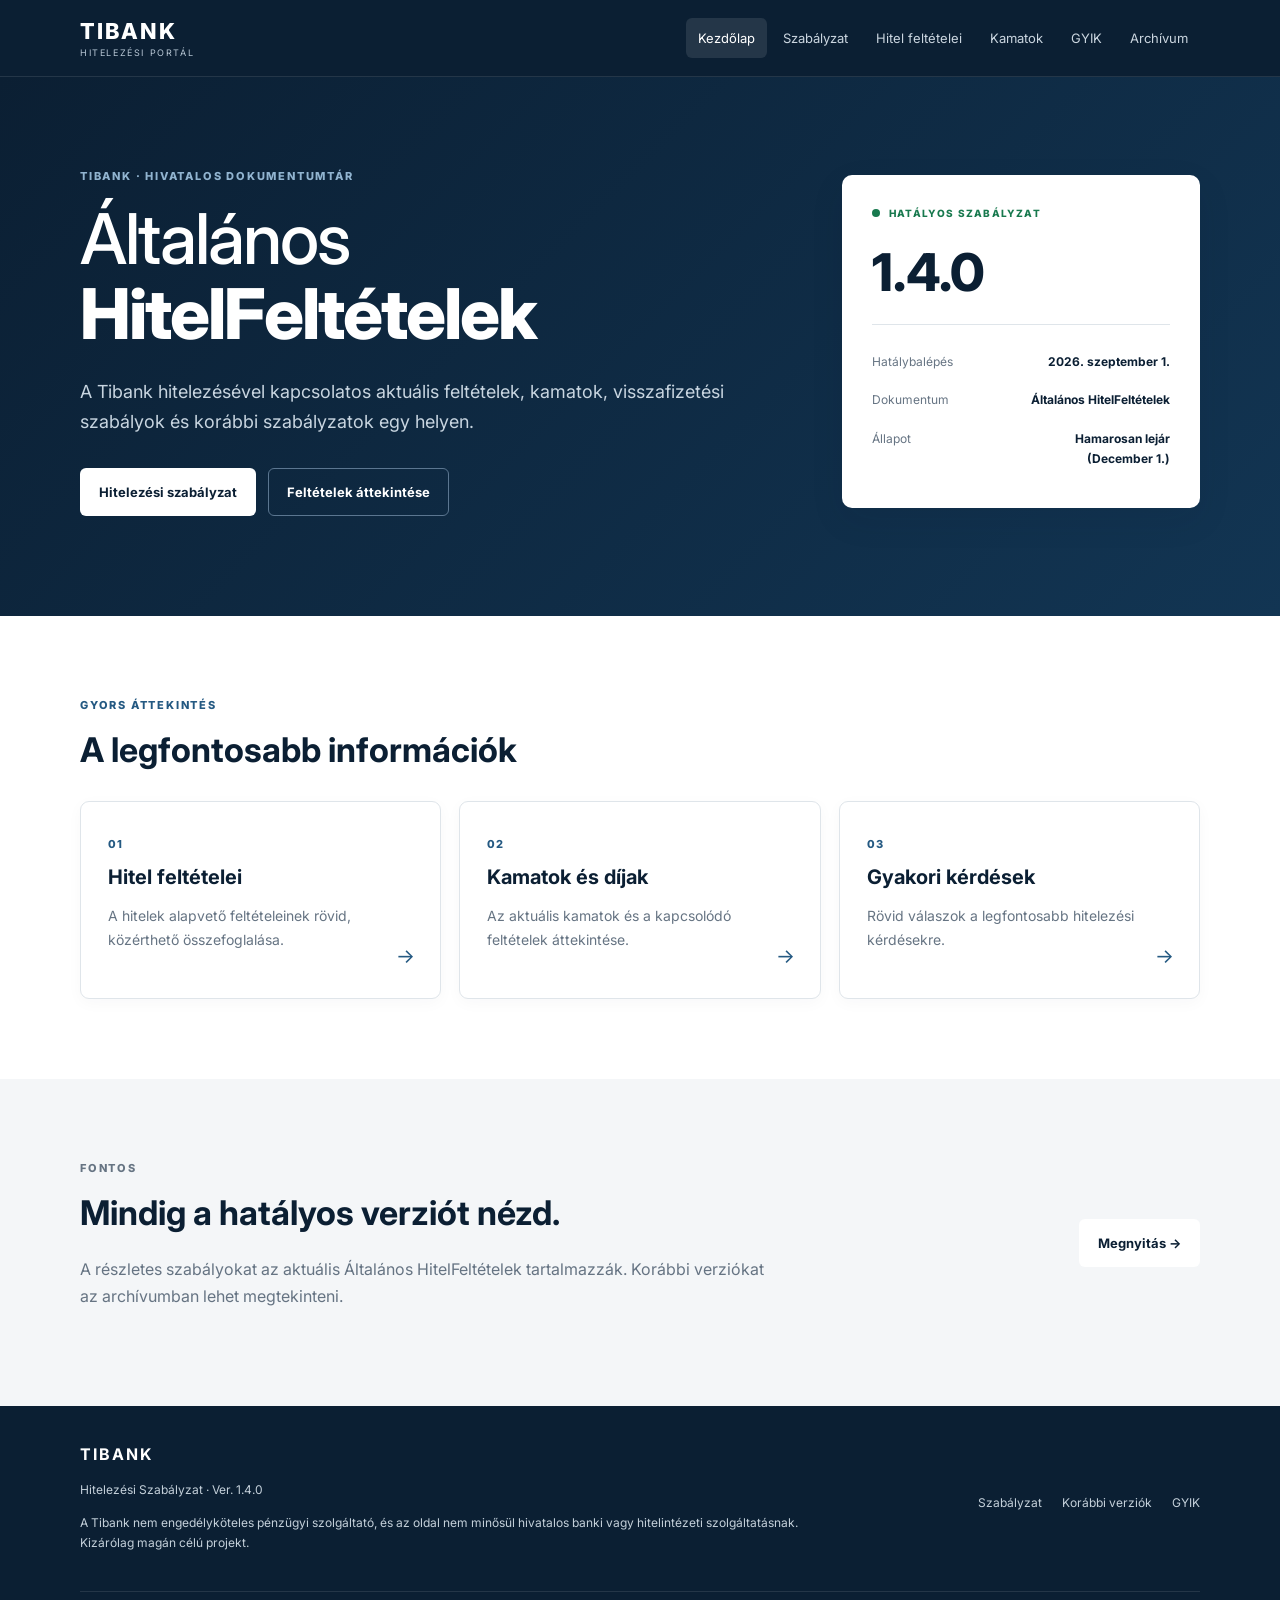
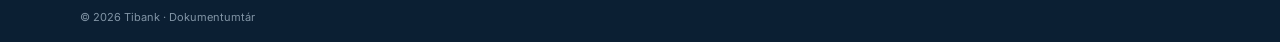
<file: index.html>
<!DOCTYPE html>
<html lang="hu">
<head>
  <meta charset="UTF-8">
  <meta name="viewport" content="width=device-width, initial-scale=1.0">
  <meta name="description" content="Tibank – Hitelezési Szabályzat és általános hitelfeltételek.">
  <title>Tibank | Hitelezési Szabályzat</title>
  <link rel="stylesheet" href="css/style.css">
</head>
<body>
<header class="site-header">
  <div class="container nav-wrap">
    <a class="brand" href="index.html"><span>TIBANK</span><small>HITELEZÉSI PORTÁL</small></a>
    <nav>
      <a class="active" href="index.html">Kezdőlap</a>
      <a href="szabalyzat.html">Szabályzat</a>
      <a href="feltetelek.html">Hitel feltételei</a>
      <a href="kamatok.html">Kamatok</a>
      <a href="gyik.html">GYIK</a>
      <a href="archiv.html">Archívum</a>
    </nav>
  </div>
</header>

<main>
  <section class="hero">
    <div class="container hero-grid">
      <div>
        <p class="eyebrow">TIBANK · HIVATALOS DOKUMENTUMTÁR</p>
        <h1>Általános<br><strong>HitelFeltételek</strong></h1>
        <p class="lead">A Tibank hitelezésével kapcsolatos aktuális feltételek, kamatok, visszafizetési szabályok és korábbi szabályzatok egy helyen.</p>
        <div class="actions">
          <a class="btn primary" href="szabalyzat.html">Hitelezési szabályzat</a>
          <a class="btn secondary" href="feltetelek.html">Feltételek áttekintése</a>
        </div>
      </div>
      <div class="status-card">
        <div class="status-top"><span class="status-dot"></span><span>HATÁLYOS SZABÁLYZAT</span></div>
        <div class="version">1.4.0</div>
        <div class="line"></div>
        <dl>
          <div><dt>Hatálybalépés</dt><dd>2026. szeptember 1.</dd></div>
          <div><dt>Dokumentum</dt><dd>Általános HitelFeltételek</dd></div>
          <div><dt>Állapot</dt><dd>Hamarosan lejár<br>(December 1.)</dd></div>
        </dl>
      </div>
    </div>
  </section>

  <section class="section">
    <div class="container">
      <div class="section-head">
        <p class="eyebrow">GYORS ÁTTEKINTÉS</p>
        <h2>A legfontosabb információk</h2>
      </div>
      <div class="cards three">
        <a class="info-card" href="feltetelek.html"><span class="card-no">01</span><h3>Hitel feltételei</h3><p>A hitelek alapvető feltételeinek rövid, közérthető összefoglalása.</p><span class="arrow">→</span></a>
        <a class="info-card" href="kamatok.html"><span class="card-no">02</span><h3>Kamatok és díjak</h3><p>Az aktuális kamatok és a kapcsolódó feltételek áttekintése.</p><span class="arrow">→</span></a>
        <a class="info-card" href="gyik.html"><span class="card-no">03</span><h3>Gyakori kérdések</h3><p>Rövid válaszok a legfontosabb hitelezési kérdésekre.</p><span class="arrow">→</span></a>
      </div>
    </div>
  </section>

  <section class="section muted">
    <div class="container notice">
      <div><p class="eyebrow">FONTOS</p><h2>Mindig a hatályos verziót nézd.</h2><p>A részletes szabályokat az aktuális Általános HitelFeltételek tartalmazzák. Korábbi verziókat az archívumban lehet megtekinteni.</p></div>
      <a class="btn primary" href="szabalyzat.html">Megnyitás →</a>
    </div>
  </section>
</main>

<footer>
  <div class="container footer-grid">
    <div><strong>TIBANK</strong><p>Hitelezési Szabályzat · Ver. 1.4.0</p><p>A Tibank nem engedélyköteles pénzügyi szolgáltató, és az oldal nem minősül hivatalos banki vagy hitelintézeti szolgáltatásnak.<br>Kizárólag magán célú projekt.</p></div>
    <div><a href="szabalyzat.html">Szabályzat</a><a href="archiv.html">Korábbi verziók</a><a href="gyik.html">GYIK</a></div>
  </div>
  <div class="container footer-bottom">© 2026 Tibank · Dokumentumtár</div>
</footer>
</body>
</html>
</file>
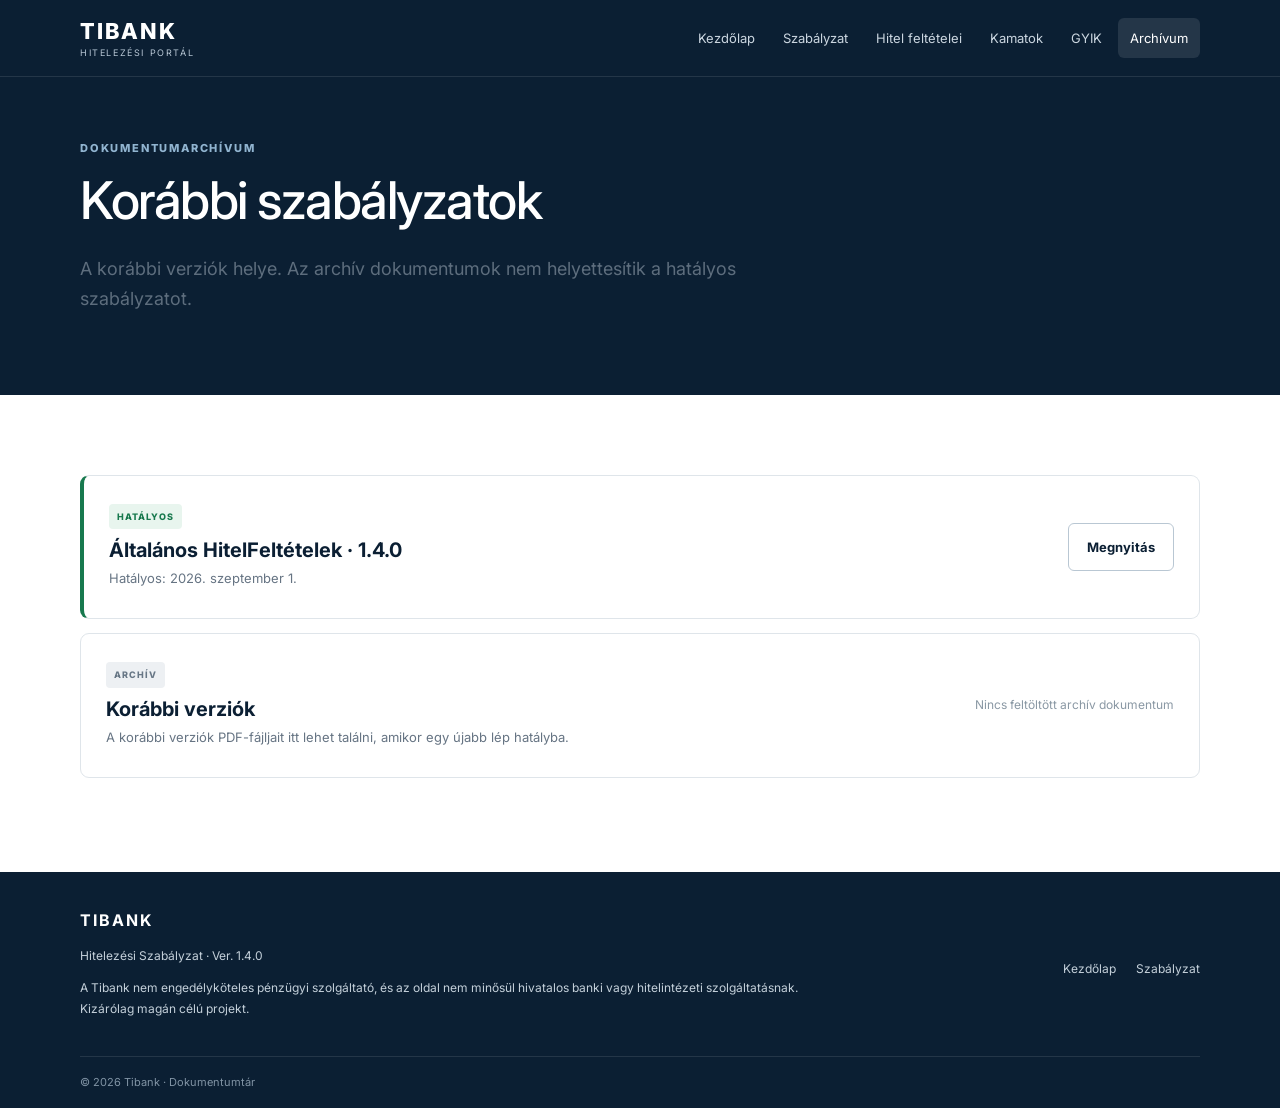
<file: archiv.html>
<!DOCTYPE html>
<html lang="hu">
<head><meta charset="UTF-8"><meta name="viewport" content="width=device-width, initial-scale=1.0"><title>Tibank | Archívum</title><link rel="stylesheet" href="css/style.css"></head>
<body>
<header class="site-header"><div class="container nav-wrap"><a class="brand" href="index.html"><span>TIBANK</span><small>HITELEZÉSI PORTÁL</small></a><nav><a href="index.html">Kezdőlap</a><a href="szabalyzat.html">Szabályzat</a><a href="feltetelek.html">Hitel feltételei</a><a href="kamatok.html">Kamatok</a><a href="gyik.html">GYIK</a><a class="active" href="archiv.html">Archívum</a></nav></div></header>
<main><section class="page-hero"><div class="container"><p class="eyebrow">DOKUMENTUMARCHÍVUM</p><h1>Korábbi szabályzatok</h1><p class="lead narrow">A korábbi verziók helye. Az archív dokumentumok nem helyettesítik a hatályos szabályzatot.</p></div></section>
<section class="section"><div class="container">
<div class="archive-item current"><div><span class="badge">HATÁLYOS</span><h3>Általános HitelFeltételek · 1.4.0</h3><p>Hatályos: 2026. szeptember 1.</p></div><a class="btn secondary" href="szabalyzat.html">Megnyitás</a></div>
<div class="archive-item"><div><span class="badge old">ARCHÍV</span><h3>Korábbi verziók</h3><p>A korábbi verziók PDF-fájljait itt lehet találni, amikor egy újabb lép hatályba.</p></div><span class="muted-text">Nincs feltöltött archív dokumentum</span></div>
</div></section></main>
<footer><div class="container footer-grid"><div><strong>TIBANK</strong><p>Hitelezési Szabályzat · Ver. 1.4.0</p><p>A Tibank nem engedélyköteles pénzügyi szolgáltató, és az oldal nem minősül hivatalos banki vagy hitelintézeti szolgáltatásnak.<br>Kizárólag magán célú projekt.</p></div><div><a href="index.html">Kezdőlap</a><a href="szabalyzat.html">Szabályzat</a></div></div><div class="container footer-bottom">© 2026 Tibank · Dokumentumtár</div></footer>
</body></html>
</file>
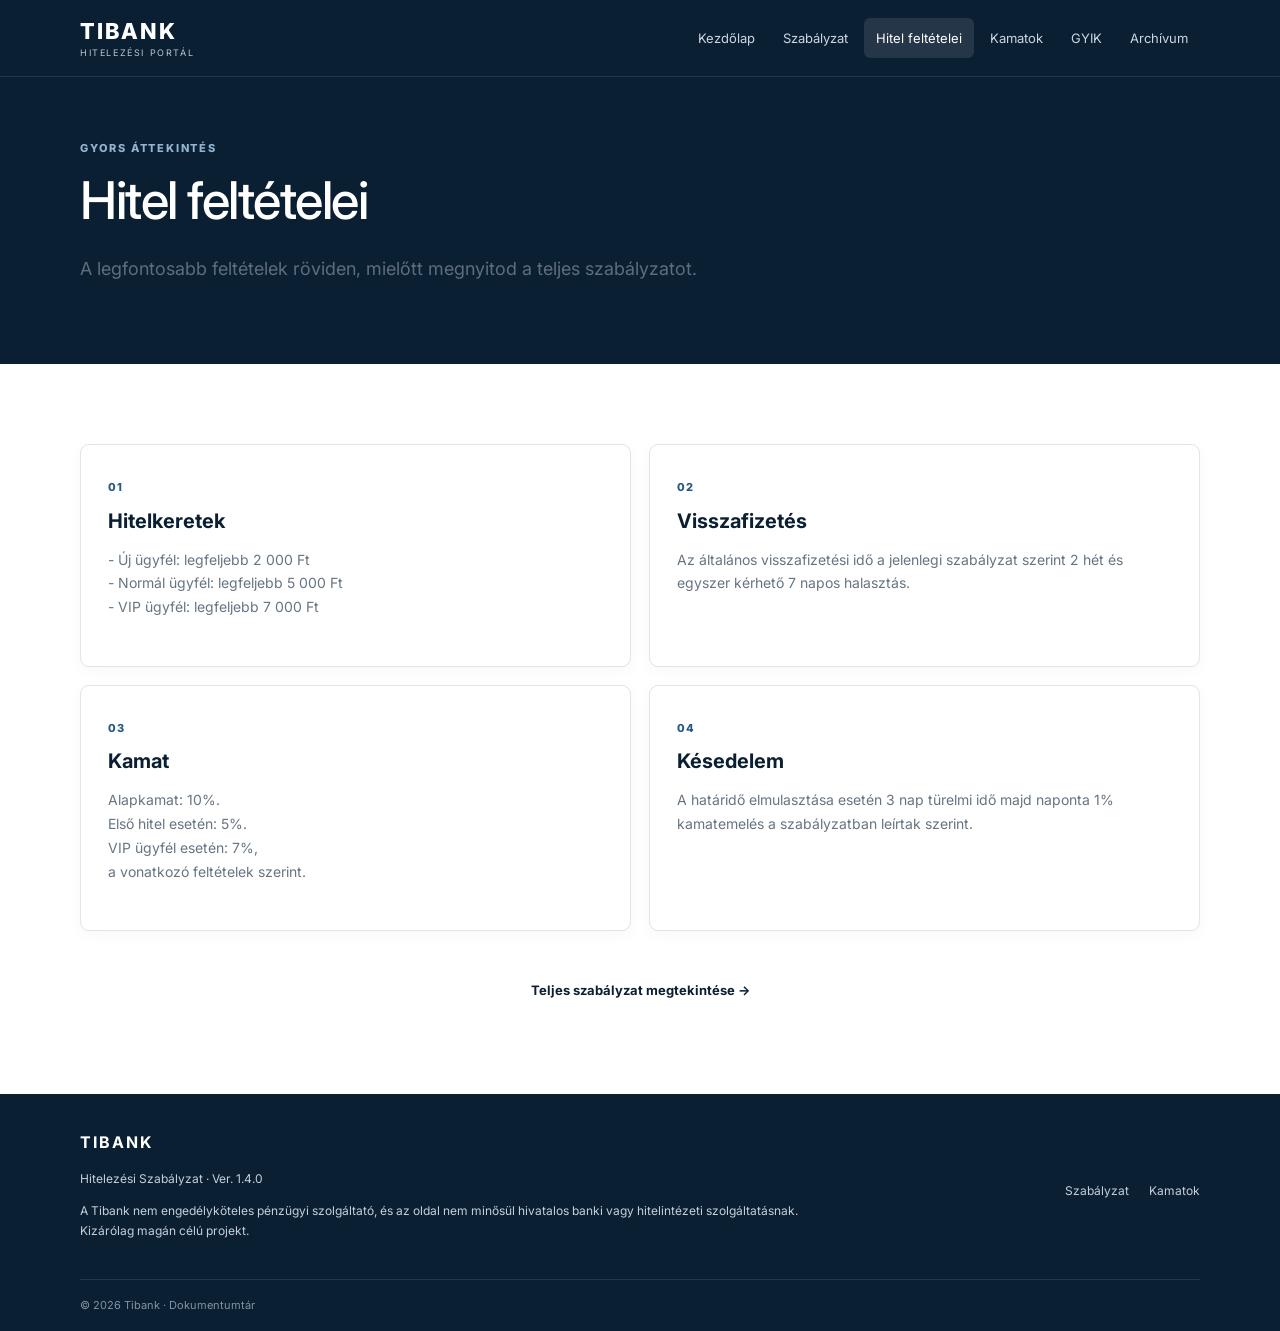
<file: feltetelek.html>
<!DOCTYPE html>
<html lang="hu">
<head><meta charset="UTF-8"><meta name="viewport" content="width=device-width, initial-scale=1.0"><title>Tibank | Hitel feltételei</title><link rel="stylesheet" href="css/style.css"></head>
<body>
<header class="site-header"><div class="container nav-wrap"><a class="brand" href="index.html"><span>TIBANK</span><small>HITELEZÉSI PORTÁL</small></a><nav><a href="index.html">Kezdőlap</a><a href="szabalyzat.html">Szabályzat</a><a class="active" href="feltetelek.html">Hitel feltételei</a><a href="kamatok.html">Kamatok</a><a href="gyik.html">GYIK</a><a href="archiv.html">Archívum</a></nav></div></header>
<main><section class="page-hero"><div class="container"><p class="eyebrow">GYORS ÁTTEKINTÉS</p><h1>Hitel feltételei</h1><p class="lead narrow">A legfontosabb feltételek röviden, mielőtt megnyitod a teljes szabályzatot.</p></div></section>
<section class="section"><div class="container"><div class="cards two">
<div class="detail-card"><span>01</span><h3>Hitelkeretek</h3>
<p>- Új ügyfél: legfeljebb 2 000 Ft<br>- Normál ügyfél: legfeljebb 5 000 Ft<br>- VIP ügyfél: legfeljebb 7 000 Ft</p>
</div>
<div class="detail-card"><span>02</span><h3>Visszafizetés</h3><p>Az általános visszafizetési idő a jelenlegi szabályzat szerint 2 hét és egyszer kérhető 7 napos halasztás.</p></div>
<div class="detail-card"><span>03</span><h3>Kamat</h3><p>Alapkamat: 10%.<br>Első hitel esetén: 5%.<br>VIP ügyfél esetén: 7%,<br>a vonatkozó feltételek szerint.</p></div>
<div class="detail-card"><span>04</span><h3>Késedelem</h3><p>A határidő elmulasztása esetén 3 nap türelmi idő majd naponta 1% kamatemelés a szabályzatban leírtak szerint.</p></div>
</div>
<div class="center-action"><a class="btn primary" href="szabalyzat.html">Teljes szabályzat megtekintése →</a></div>
</div></section></main>
<footer><div class="container footer-grid"><div><strong>TIBANK</strong><p>Hitelezési Szabályzat · Ver. 1.4.0</p><p>A Tibank nem engedélyköteles pénzügyi szolgáltató, és az oldal nem minősül hivatalos banki vagy hitelintézeti szolgáltatásnak.<br>Kizárólag magán célú projekt.</p></div><div><a href="szabalyzat.html">Szabályzat</a><a href="kamatok.html">Kamatok</a></div></div><div class="container footer-bottom">© 2026 Tibank · Dokumentumtár</div></footer>
</body></html>
</file>
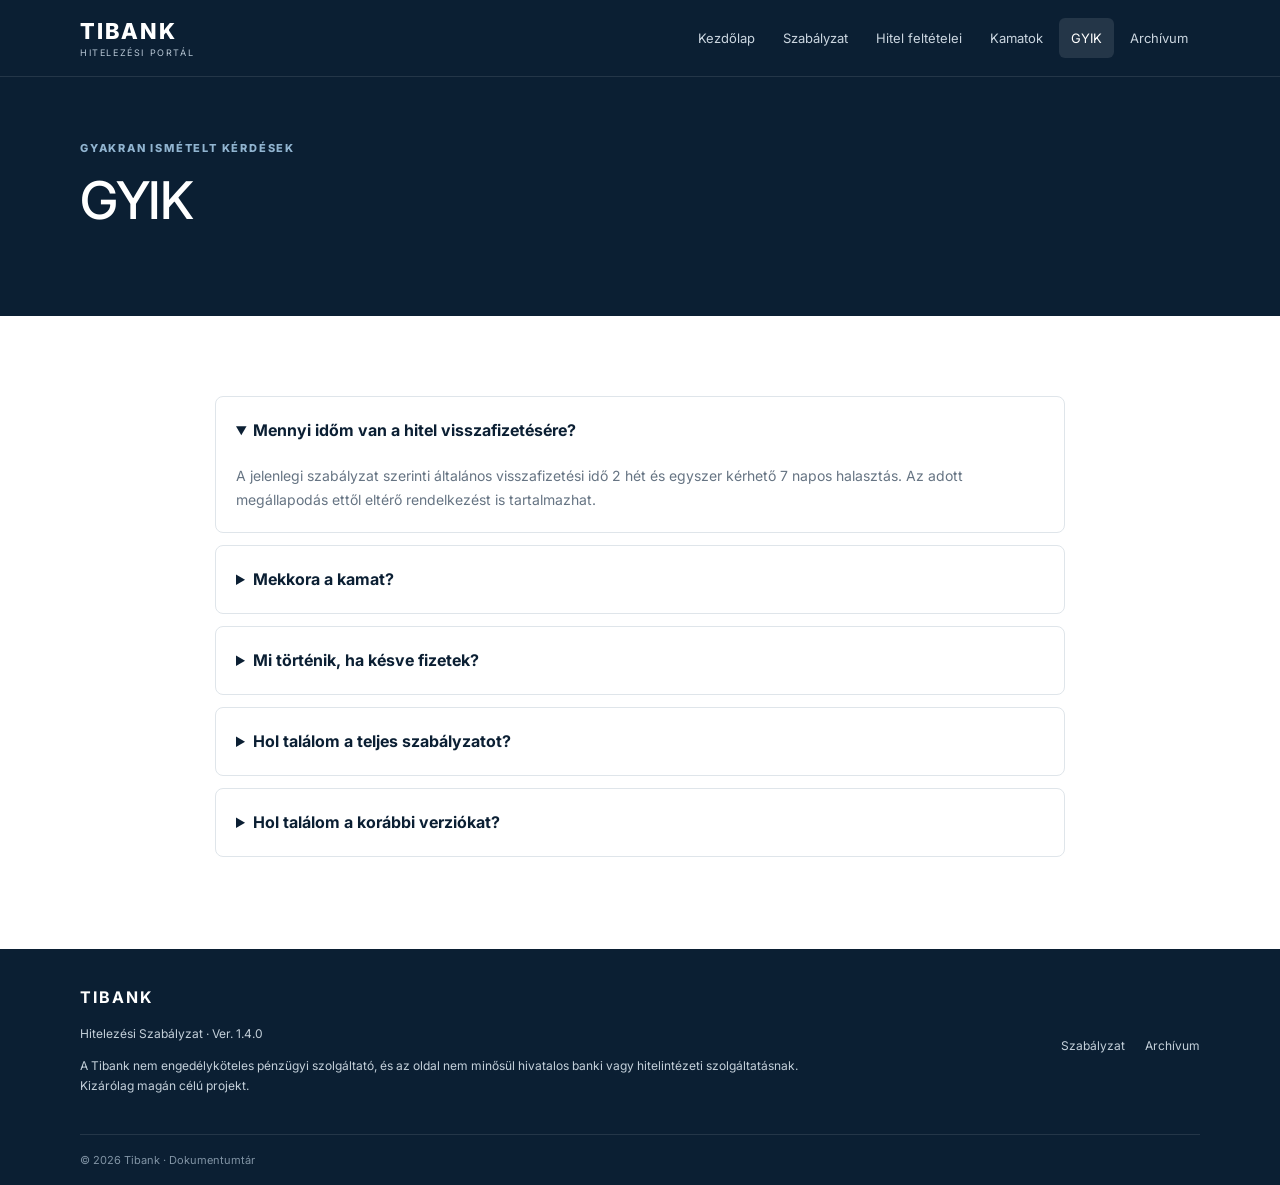
<file: gyik.html>
<!DOCTYPE html>
<html lang="hu">
<head><meta charset="UTF-8"><meta name="viewport" content="width=device-width, initial-scale=1.0"><title>Tibank | GYIK</title><link rel="stylesheet" href="css/style.css"></head>
<body>
<header class="site-header"><div class="container nav-wrap"><a class="brand" href="index.html"><span>TIBANK</span><small>HITELEZÉSI PORTÁL</small></a><nav><a href="index.html">Kezdőlap</a><a href="szabalyzat.html">Szabályzat</a><a href="feltetelek.html">Hitel feltételei</a><a href="kamatok.html">Kamatok</a><a class="active" href="gyik.html">GYIK</a><a href="archiv.html">Archívum</a></nav></div></header>
<main><section class="page-hero"><div class="container"><p class="eyebrow">GYAKRAN ISMÉTELT KÉRDÉSEK</p><h1>GYIK</h1></div></section>
<section class="section"><div class="container faq">
<details open><summary>Mennyi időm van a hitel visszafizetésére?</summary><p>A jelenlegi szabályzat szerinti általános visszafizetési idő 2 hét és egyszer kérhető 7 napos halasztás. Az adott megállapodás ettől eltérő rendelkezést is tartalmazhat.</p></details>
<details><summary>Mekkora a kamat?</summary><p>Az aktuális kategóriák: normál ügyfél 10%, első hitel 5%, VIP ügyfél 7%, a vonatkozó feltételek szerint.</p></details>
<details><summary>Mi történik, ha késve fizetek?</summary><p>A késedelmes teljesítésre a hatályos Általános HitelFeltételek rendelkezései vonatkoznak.</p></details>
<details><summary>Hol találom a teljes szabályzatot?</summary><p>A teljes, aktuális szabályzatot a Hitelezési szabályzat oldalon találod.</p></details>
<details><summary>Hol találom a korábbi verziókat?</summary><p>A korábbi szabályzatok az Archívum oldalon érhetők el.</p></details>
</div></section></main>
<footer><div class="container footer-grid"><div><strong>TIBANK</strong><p>Hitelezési Szabályzat · Ver. 1.4.0</p><p>A Tibank nem engedélyköteles pénzügyi szolgáltató, és az oldal nem minősül hivatalos banki vagy hitelintézeti szolgáltatásnak.<br>Kizárólag magán célú projekt.</p></div><div><a href="szabalyzat.html">Szabályzat</a><a href="archiv.html">Archívum</a></div></div><div class="container footer-bottom">© 2026 Tibank · Dokumentumtár</div></footer>
</body></html>
</file>
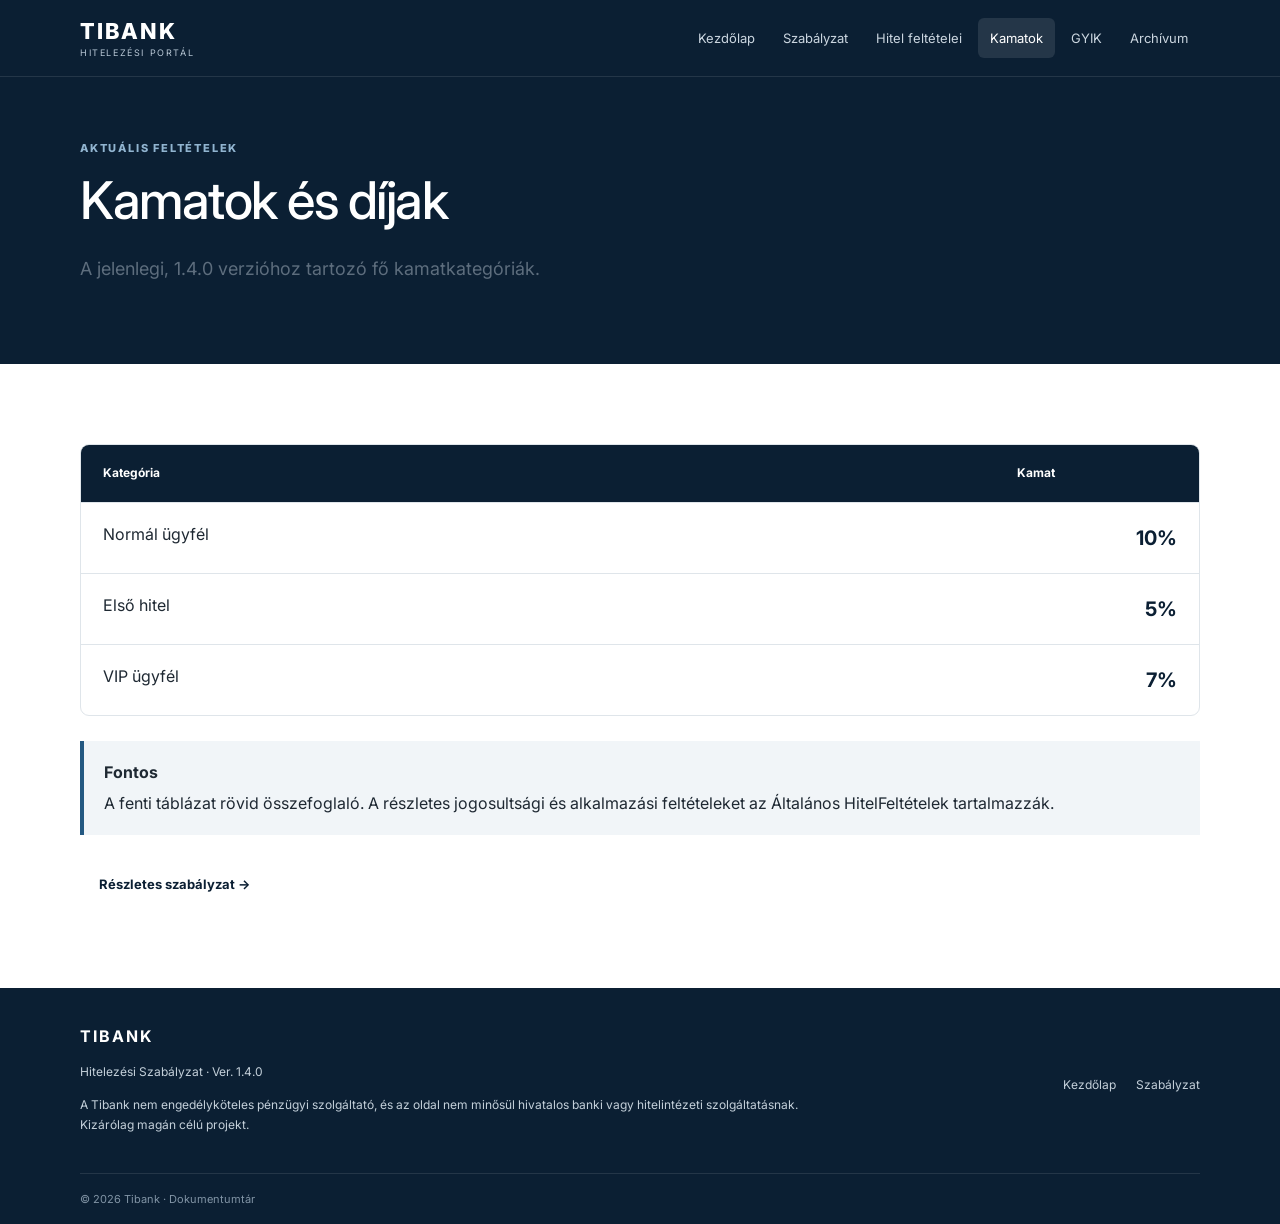
<file: kamatok.html>
<!DOCTYPE html>
<html lang="hu">
<head><meta charset="UTF-8"><meta name="viewport" content="width=device-width, initial-scale=1.0"><title>Tibank | Kamatok és díjak</title><link rel="stylesheet" href="css/style.css"></head>
<body>
<header class="site-header"><div class="container nav-wrap"><a class="brand" href="index.html"><span>TIBANK</span><small>HITELEZÉSI PORTÁL</small></a><nav><a href="index.html">Kezdőlap</a><a href="szabalyzat.html">Szabályzat</a><a href="feltetelek.html">Hitel feltételei</a><a class="active" href="kamatok.html">Kamatok</a><a href="gyik.html">GYIK</a><a href="archiv.html">Archívum</a></nav></div></header>
<main><section class="page-hero"><div class="container"><p class="eyebrow">AKTUÁLIS FELTÉTELEK</p><h1>Kamatok és díjak</h1><p class="lead narrow">A jelenlegi, 1.4.0 verzióhoz tartozó fő kamatkategóriák.</p></div></section>
<section class="section"><div class="container">
<div class="rate-table"><div class="rate-row head"><span>Kategória</span><span>Kamat</span></div><div class="rate-row"><span>Normál ügyfél</span><strong>10%</strong></div><div class="rate-row"><span>Első hitel</span><strong>5%</strong></div><div class="rate-row"><span>VIP ügyfél</span><strong>7%</strong></div></div>
<div class="callout"><strong>Fontos</strong><p>A fenti táblázat rövid összefoglaló. A részletes jogosultsági és alkalmazási feltételeket az Általános HitelFeltételek tartalmazzák.</p></div>
<a class="btn primary" href="szabalyzat.html">Részletes szabályzat →</a>
</div></section></main>
<footer><div class="container footer-grid"><div><strong>TIBANK</strong><p>Hitelezési Szabályzat · Ver. 1.4.0</p><p>A Tibank nem engedélyköteles pénzügyi szolgáltató, és az oldal nem minősül hivatalos banki vagy hitelintézeti szolgáltatásnak.<br>Kizárólag magán célú projekt.</p></div><div><a href="index.html">Kezdőlap</a><a href="szabalyzat.html">Szabályzat</a></div></div><div class="container footer-bottom">© 2026 Tibank · Dokumentumtár</div></footer>
</body></html>
</file>
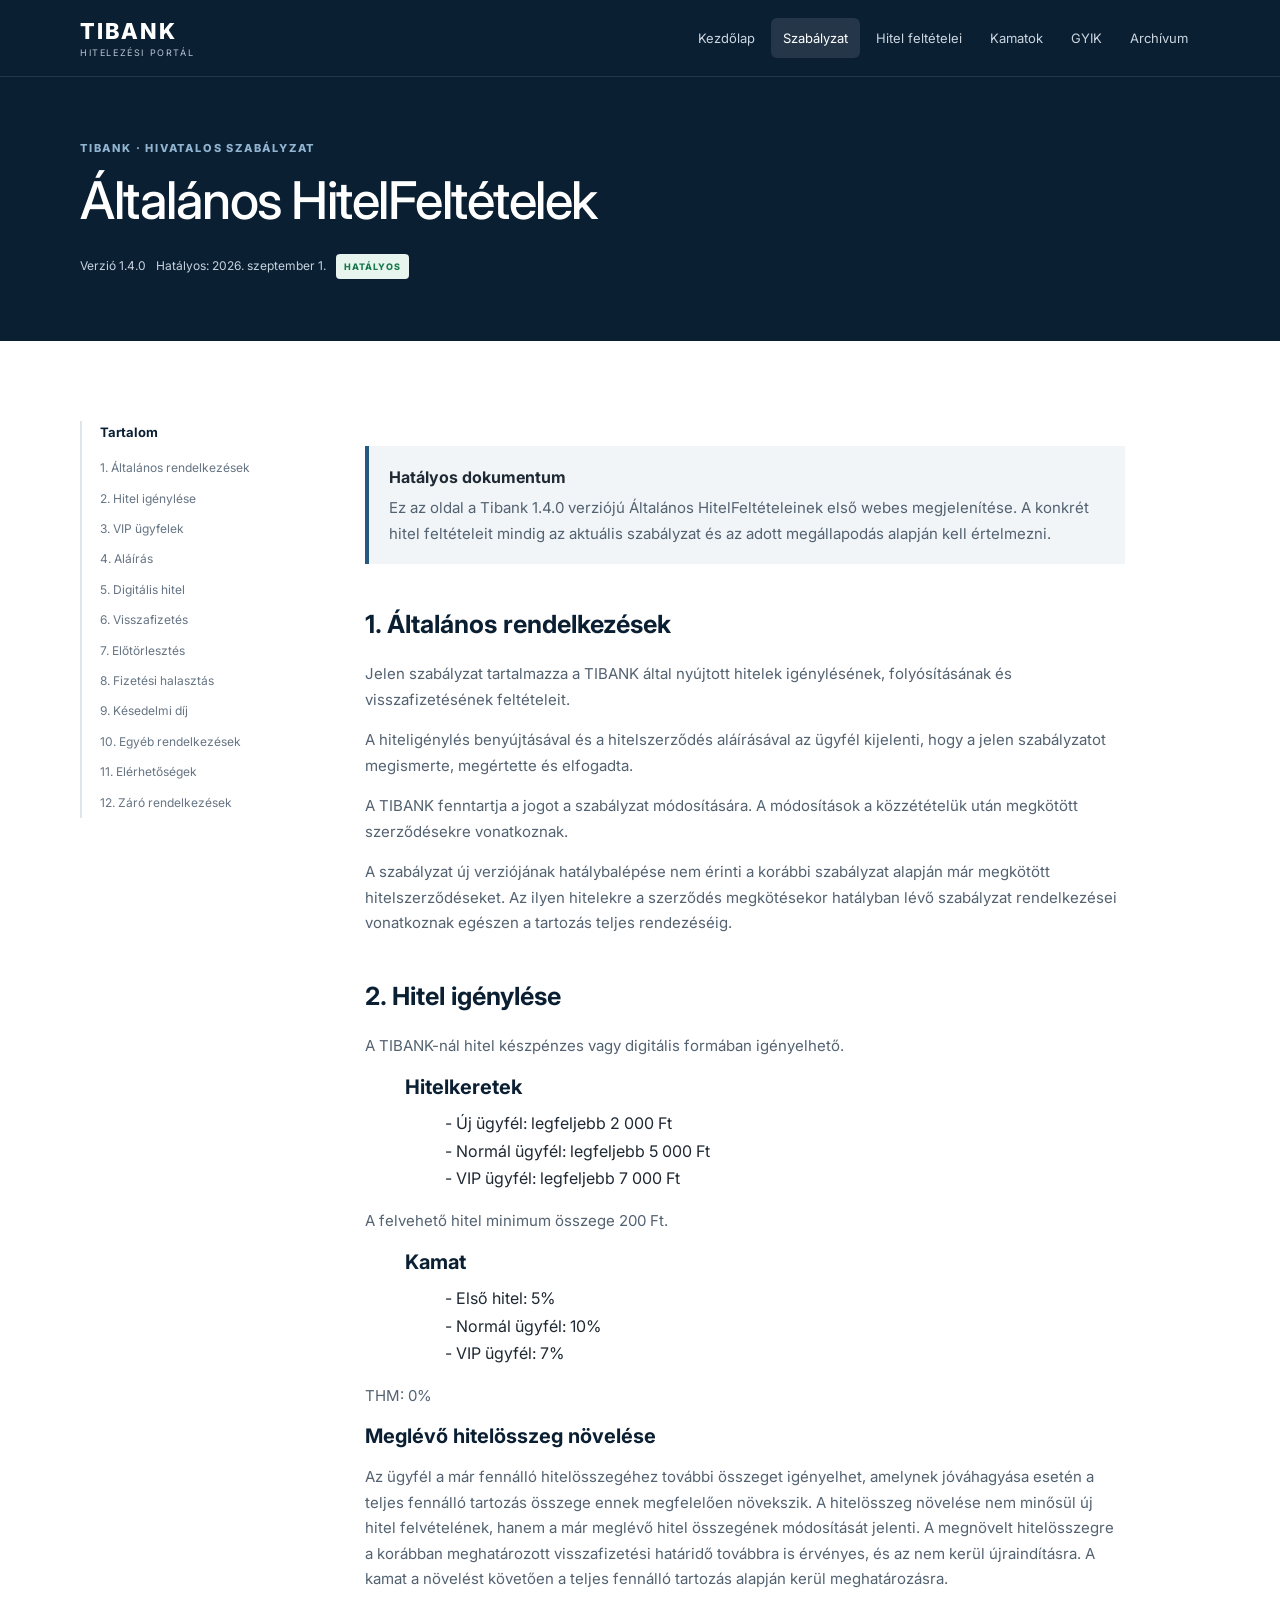
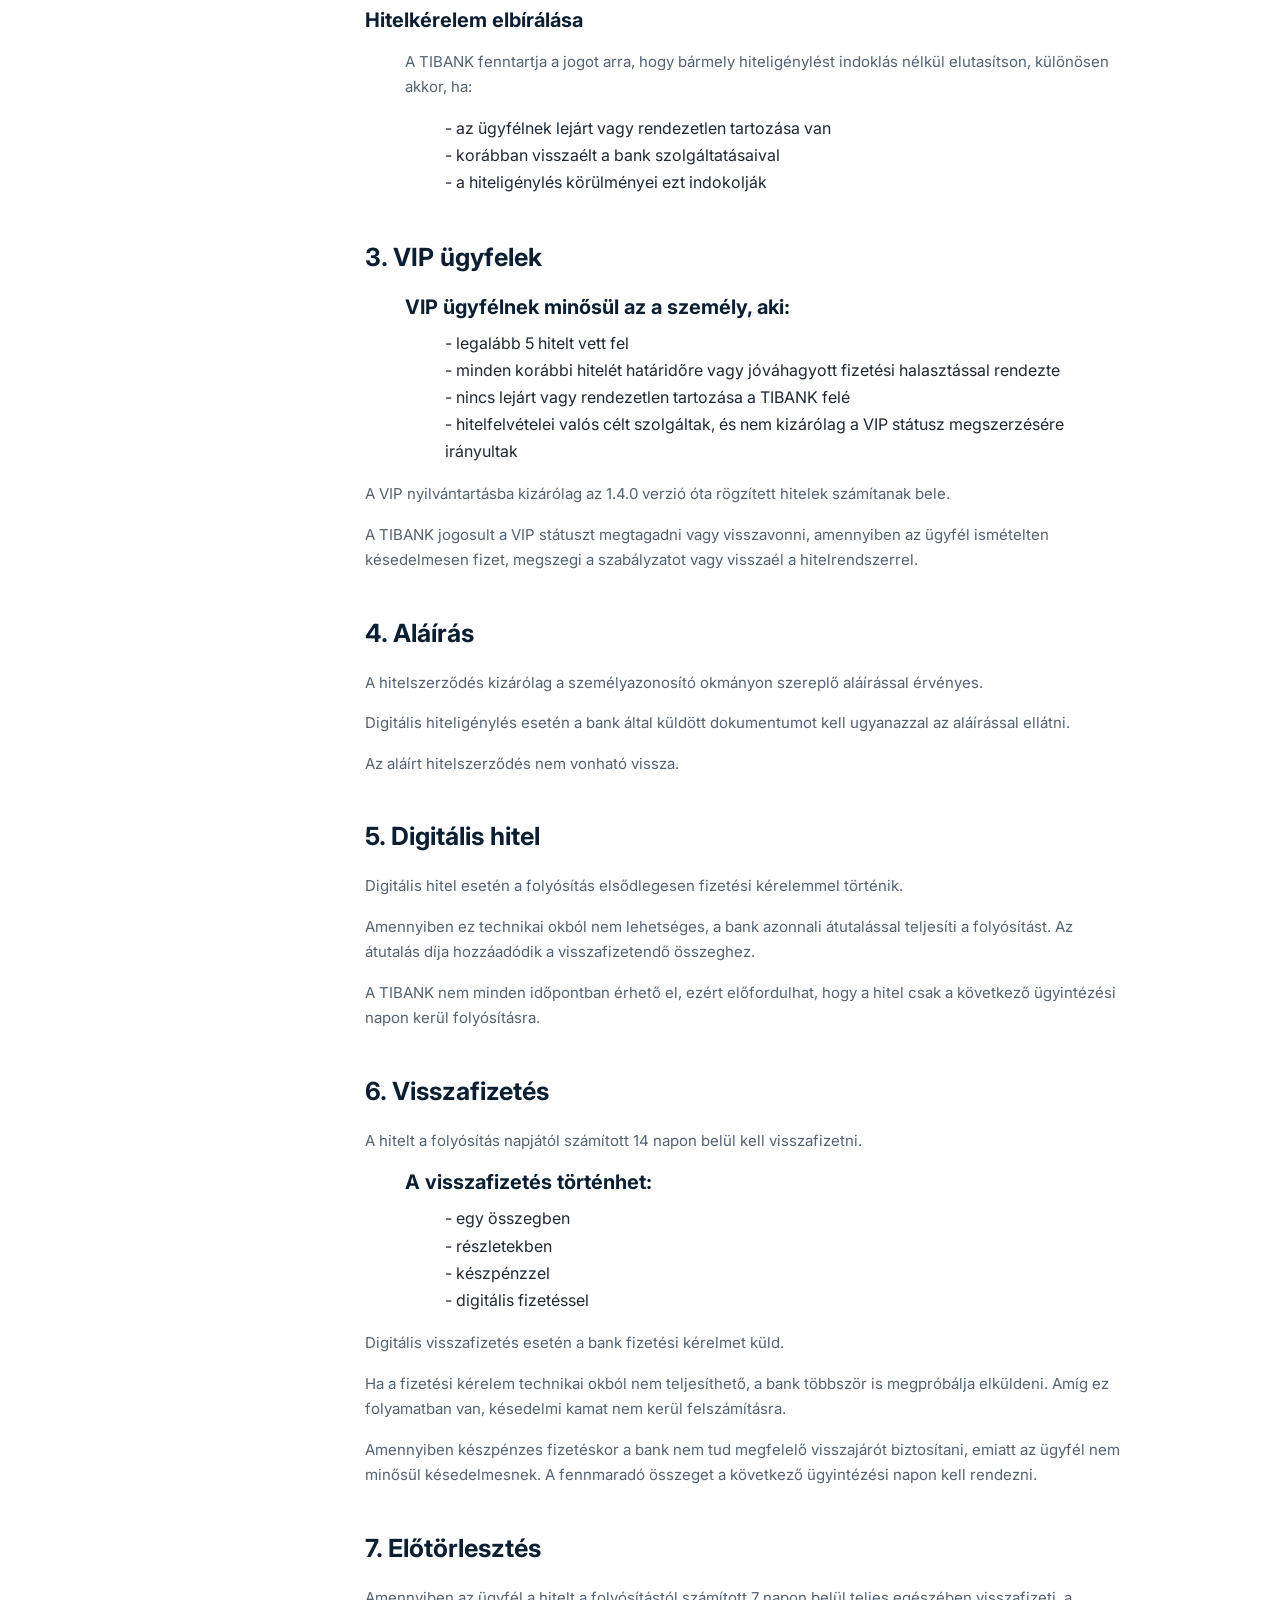
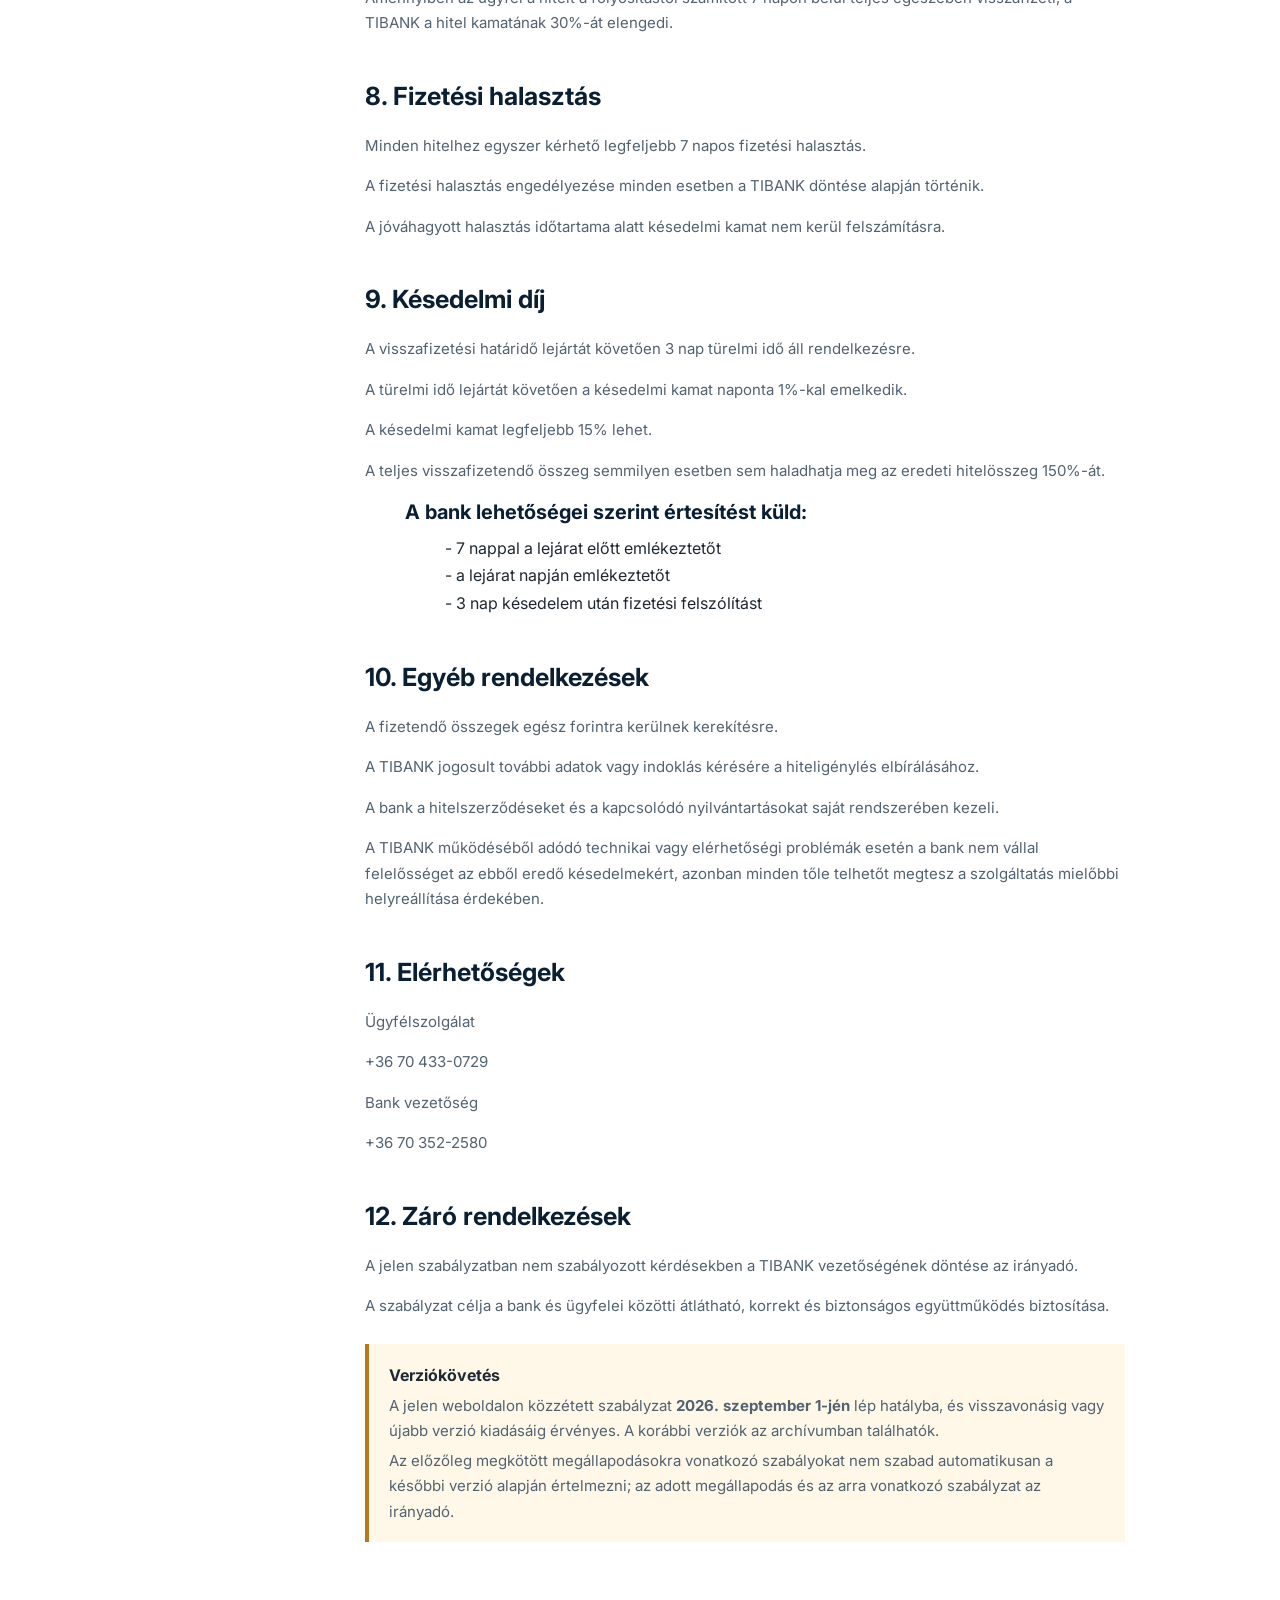
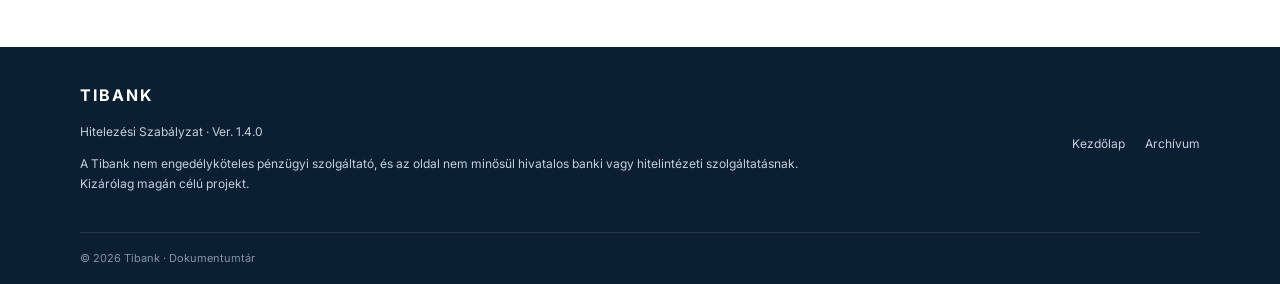
<file: szabalyzat.html>
<!DOCTYPE html>
<html lang="hu">
<head>
<meta charset="UTF-8"><meta name="viewport" content="width=device-width, initial-scale=1.0">
<title>Tibank | Hitelezési Szabályzat</title><link rel="stylesheet" href="css/style.css">
</head>
<body>
<header class="site-header"><div class="container nav-wrap">
<a class="brand" href="index.html"><span>TIBANK</span><small>HITELEZÉSI PORTÁL</small></a>
<nav><a href="index.html">Kezdőlap</a><a class="active" href="szabalyzat.html">Szabályzat</a><a href="feltetelek.html">Hitel feltételei</a><a href="kamatok.html">Kamatok</a><a href="gyik.html">GYIK</a><a href="archiv.html">Archívum</a></nav>
</div></header>
<main>
<section class="page-hero"><div class="container"><p class="eyebrow">TIBANK · HIVATALOS SZABÁLYZAT</p><h1>Általános HitelFeltételek</h1><div class="meta"><span>Verzió 1.4.0</span><span>Hatályos: 2026. szeptember 1.</span><span class="badge">HATÁLYOS</span></div></div></section>
<section class="section"><div class="container document-layout">
<aside class="toc"><strong>Tartalom</strong><a href="#altalanos">1. Általános rendelkezések</a><a href="#igenyles">2. Hitel igénylése</a><a href="#vip">3. VIP ügyfelek</a><a href="#alairas">4. Aláírás</a><a href="#dighitel">5. Digitális hitel</a><a href="#vissza">6. Visszafizetés</a><a href="#elotorlesztes">7. Előtörlesztés</a><a href="#halaszt">8. Fizetési halasztás</a><a href="#kesedelmi">9. Késedelmi díj</a><a href="#egyeb">10. Egyéb rendelkezések</a><a href="#elerhetoseg">11. Elérhetőségek</a><a href="#zaro">12. Záró rendelkezések</a></aside>
<article class="document">
<div class="callout"><strong>Hatályos dokumentum</strong><p>Ez az oldal a Tibank 1.4.0 verziójú Általános HitelFeltételeinek első webes megjelenítése. A konkrét hitel feltételeit mindig az aktuális szabályzat és az adott megállapodás alapján kell értelmezni.</p></div>

<h2 id="altalanos">1. Általános rendelkezések</h2>
<p>Jelen szabályzat tartalmazza a TIBANK által nyújtott hitelek igénylésének, folyósításának és visszafizetésének feltételeit.</p>
<p>A hiteligénylés benyújtásával és a hitelszerződés aláírásával az ügyfél kijelenti, hogy a jelen szabályzatot megismerte, megértette és elfogadta.</p>
<p>A TIBANK fenntartja a jogot a szabályzat módosítására. A módosítások a közzétételük után megkötött szerződésekre vonatkoznak.</p>
<p>A szabályzat új verziójának hatálybalépése nem érinti a korábbi szabályzat alapján már megkötött hitelszerződéseket. Az ilyen hitelekre a szerződés megkötésekor hatályban lévő szabályzat rendelkezései vonatkoznak egészen a tartozás teljes rendezéséig.</p>

<h2 id="igenyles">2. Hitel igénylése</h2>
<p>A TIBANK-nál hitel készpénzes vagy digitális formában igényelhető.</p>
<ul>
    <h3>Hitelkeretek</h3>
    <ol>- Új ügyfél: legfeljebb 2 000 Ft</ol>
    <ol>- Normál ügyfél: legfeljebb 5 000 Ft</ol>
    <ol>- VIP ügyfél: legfeljebb 7 000 Ft</ol>
</ul>
<p>A felvehető hitel minimum összege 200 Ft.</p>
<ul>
    <h3>Kamat</h3>
    <ol>- Első hitel: 5%</ol>
    <ol>- Normál ügyfél: 10%</ol>
    <ol>- VIP ügyfél: 7%</ol>
</ul>
<p>THM: 0%</p>
<h3>Meglévő hitelösszeg növelése</h3>
<p>Az ügyfél a már fennálló hitelösszegéhez további összeget igényelhet, amelynek jóváhagyása esetén a teljes fennálló tartozás összege ennek megfelelően növekszik. A hitelösszeg növelése nem minősül új hitel felvételének, hanem a már meglévő hitel összegének módosítását jelenti. A megnövelt hitelösszegre a korábban meghatározott visszafizetési határidő továbbra is érvényes, és az nem kerül újraindításra. A kamat a növelést követően a teljes fennálló tartozás alapján kerül meghatározásra.
</p>
<h3>Hitelkérelem elbírálása</h3>
<ul>
    <p>A TIBANK fenntartja a jogot arra, hogy bármely hiteligénylést indoklás nélkül elutasítson, különösen akkor, ha:</p>
    <ol>- az ügyfélnek lejárt vagy rendezetlen tartozása van</ol>
    <ol>- korábban visszaélt a bank szolgáltatásaival</ol>
    <ol>- a hiteligénylés körülményei ezt indokolják</ol>
</ul>

<h2 id="vip">3. VIP ügyfelek</h2>
<ul>
    <h3>VIP ügyfélnek minősül az a személy, aki:</h3>
    <ol>- legalább 5 hitelt vett fel</ol>
    <ol>- minden korábbi hitelét határidőre vagy jóváhagyott fizetési halasztással rendezte</ol>
    <ol>- nincs lejárt vagy rendezetlen tartozása a TIBANK felé</ol>
    <ol>- hitelfelvételei valós célt szolgáltak, és nem kizárólag a VIP státusz megszerzésére irányultak</ol>
</ul>
<p>A VIP nyilvántartásba kizárólag az 1.4.0 verzió óta rögzített hitelek számítanak bele.</p>
<p>A TIBANK jogosult a VIP státuszt megtagadni vagy visszavonni, amennyiben az ügyfél ismételten késedelmesen fizet, megszegi a szabályzatot vagy visszaél a hitelrendszerrel.</p>

<h2 id="alairas">4. Aláírás</h2>
<p>A hitelszerződés kizárólag a személyazonosító okmányon szereplő aláírással érvényes.</p>
<p>Digitális hiteligénylés esetén a bank által küldött dokumentumot kell ugyanazzal az aláírással ellátni.</p>
<p>Az aláírt hitelszerződés nem vonható vissza.</p>

<h2 id="dighitel">5. Digitális hitel</h2>
<p>Digitális hitel esetén a folyósítás elsődlegesen fizetési kérelemmel történik.</p>
<p>Amennyiben ez technikai okból nem lehetséges, a bank azonnali átutalással teljesíti a folyósítást. Az átutalás díja hozzáadódik a visszafizetendő összeghez.</p>
<p>A TIBANK nem minden időpontban érhető el, ezért előfordulhat, hogy a hitel csak a következő ügyintézési napon kerül folyósításra.</p>

<h2 id="vissza">6. Visszafizetés</h2>
<p>A hitelt a folyósítás napjától számított 14 napon belül kell visszafizetni.</p>
<ul>
    <h3>A visszafizetés történhet:</h3>
    <ol>- egy összegben</ol>
    <ol>- részletekben</ol>
    <ol>- készpénzzel</ol>
    <ol>- digitális fizetéssel</ol>
</ul>
<p>Digitális visszafizetés esetén a bank fizetési kérelmet küld.</p>
<p>Ha a fizetési kérelem technikai okból nem teljesíthető, a bank többször is megpróbálja elküldeni. Amíg ez folyamatban van, késedelmi kamat nem kerül felszámításra.</p>
<p>Amennyiben készpénzes fizetéskor a bank nem tud megfelelő visszajárót biztosítani, emiatt az ügyfél nem minősül késedelmesnek. A fennmaradó összeget a következő ügyintézési napon kell rendezni.</p>

<h2 id="elotorlesztes">7. Előtörlesztés</h2>
<p>Amennyiben az ügyfél a hitelt a folyósítástól számított 7 napon belül teljes egészében visszafizeti, a TIBANK a hitel kamatának 30%-át elengedi.
</p>

<h2 id="halaszt">8. Fizetési halasztás</h2>
<p>Minden hitelhez egyszer kérhető legfeljebb 7 napos fizetési halasztás.</p>
<p>A fizetési halasztás engedélyezése minden esetben a TIBANK döntése alapján történik.</p>
<p>A jóváhagyott halasztás időtartama alatt késedelmi kamat nem kerül felszámításra.</p>

<h2 id="kesedelmi">9. Késedelmi díj</h2>
<p>A visszafizetési határidő lejártát követően 3 nap türelmi idő áll rendelkezésre.</p>
<p>A türelmi idő lejártát követően a késedelmi kamat naponta 1%-kal emelkedik.</p>
<p>A késedelmi kamat legfeljebb 15% lehet.</p>
<p>A teljes visszafizetendő összeg semmilyen esetben sem haladhatja meg az eredeti hitelösszeg 150%-át.</p>
<ul>
    <h3>A bank lehetőségei szerint értesítést küld:</h3>
    <ol>- 7 nappal a lejárat előtt emlékeztetőt</ol>
    <ol>- a lejárat napján emlékeztetőt</ol>
    <ol>- 3 nap késedelem után fizetési felszólítást</ol>
</ul>

<h2 id="egyeb">10. Egyéb rendelkezések</h2>
<p>A fizetendő összegek egész forintra kerülnek kerekítésre.</p>
<p>A TIBANK jogosult további adatok vagy indoklás kérésére a hiteligénylés elbírálásához.</p>
<p>A bank a hitelszerződéseket és a kapcsolódó nyilvántartásokat saját rendszerében kezeli.</p>
<p>A TIBANK működéséből adódó technikai vagy elérhetőségi problémák esetén a bank nem vállal felelősséget az ebből eredő késedelmekért, azonban minden tőle telhetőt megtesz a szolgáltatás mielőbbi helyreállítása érdekében.</p>

<h2 id="elerhetoseg">11. Elérhetőségek</h2>
<p>Ügyfélszolgálat</p>
<p>+36 70 433-0729</p>
<p>Bank vezetőség</p>
<p>+36 70 352-2580</p>

<h2 id="zaro">12. Záró rendelkezések</h2>
<p>A jelen szabályzatban nem szabályozott kérdésekben a TIBANK vezetőségének döntése az irányadó.</p>
<p>A szabályzat célja a bank és ügyfelei közötti átlátható, korrekt és biztonságos együttműködés biztosítása.</p>

<div class="callout warning"><strong>Verziókövetés</strong><p>A jelen weboldalon közzétett szabályzat <strong>2026. szeptember 1-jén</strong> lép hatályba, és visszavonásig vagy újabb verzió kiadásáig érvényes. A korábbi verziók az archívumban találhatók.</p><p>Az előzőleg megkötött megállapodásokra vonatkozó szabályokat nem szabad automatikusan a későbbi verzió alapján értelmezni; az adott megállapodás és az arra vonatkozó szabályzat az irányadó.</p></div>
</article>
</div></div></section>
</main>
<footer><div class="container footer-grid"><div><strong>TIBANK</strong><p>Hitelezési Szabályzat · Ver. 1.4.0</p><p>A Tibank nem engedélyköteles pénzügyi szolgáltató, és az oldal nem minősül hivatalos banki vagy hitelintézeti szolgáltatásnak.<br>Kizárólag magán célú projekt.</p></div><div><a href="index.html">Kezdőlap</a><a href="archiv.html">Archívum</a></div></div><div class="container footer-bottom">© 2026 Tibank · Dokumentumtár</div></footer>
</body></html>
</file>
<file: css/style.css>
@import url('https://fonts.googleapis.com/css2?family=Inter:wght@400;500;600;700;800&display=swap');

:root{
  --navy:#0b1f33; --blue:#163a5c; --blue2:#245982; --text:#1f2933;
  --muted:#667483; --bg:#f4f6f8; --white:#fff; --border:#dfe5ea;
  --success:#18794e; --success-bg:#e8f5ee; --shadow:0 12px 35px rgba(11,31,51,.08);
}
*{box-sizing:border-box}
html{scroll-behavior:smooth}
body{margin:0;font-family:Inter,Arial,sans-serif;color:var(--text);background:var(--white);line-height:1.7}
a{color:inherit;text-decoration:none}
.container{width:min(1120px,calc(100% - 40px));margin:auto}
.site-header{background:var(--navy);color:#fff;border-bottom:1px solid rgba(255,255,255,.1)}
.nav-wrap{min-height:76px;display:flex;align-items:center;justify-content:space-between;gap:25px}
.brand{display:flex;flex-direction:column;line-height:1}
.brand span{font-size:22px;font-weight:800;letter-spacing:2px}
.brand small{margin-top:6px;font-size:9px;letter-spacing:1.6px;color:#b9c8d6}
nav{display:flex;align-items:center;gap:4px;flex-wrap:wrap;justify-content:flex-end}
nav a{padding:9px 12px;border-radius:6px;font-size:13px;color:#cbd6e0}
nav a:hover,nav a.active{background:rgba(255,255,255,.1);color:#fff}
.hero{background:linear-gradient(135deg,var(--navy),#123553);color:#fff;padding:90px 0 100px}
.hero-grid{display:grid;grid-template-columns:1.45fr .75fr;gap:70px;align-items:center}
.eyebrow{font-size:11px;font-weight:800;letter-spacing:1.8px;color:var(--blue2);margin:0 0 15px}
.hero .eyebrow,.page-hero .eyebrow{color:#91b4d0}
h1{font-size:clamp(42px,6vw,70px);line-height:1.08;letter-spacing:-2px;margin:0 0 25px;font-weight:500}
h1 strong{font-weight:800}
h2{font-size:34px;line-height:1.2;margin:0 0 22px;color:var(--navy)}
h3{font-size:20px;line-height:1.3;margin:8px 0 10px;color:var(--navy)}
.lead{font-size:18px;color:#c8d5e0;max-width:680px}
.lead.narrow{max-width:720px;color:#5d6d7d}
.actions{display:flex;gap:12px;margin-top:30px;flex-wrap:wrap}
.btn{display:inline-flex;align-items:center;justify-content:center;padding:12px 18px;border-radius:6px;font-size:13px;font-weight:700;border:1px solid transparent;transition:.2s}
.btn.primary{background:#fff;color:var(--navy)}
.btn.primary:hover{transform:translateY(-1px);box-shadow:0 8px 20px rgba(0,0,0,.15)}
.btn.secondary{border-color:#b9c7d3;background:#fff;color:var(--navy)}
.hero .btn.secondary{background:transparent;color:#fff;border-color:#5b7690}
.status-card{background:#fff;color:var(--navy);border-radius:10px;padding:30px;box-shadow:var(--shadow)}
.status-top{display:flex;align-items:center;gap:9px;font-size:10px;font-weight:800;letter-spacing:1.2px;color:var(--success)}
.status-dot{width:8px;height:8px;background:var(--success);border-radius:50%}
.version{font-size:52px;font-weight:800;line-height:1;margin:25px 0}
.line{height:1px;background:var(--border);margin-bottom:18px}
dl{margin:0} dl div{display:flex;justify-content:space-between;gap:15px;padding:9px 0;font-size:12px} dt{color:var(--muted)}dd{margin:0;font-weight:700;text-align:right}
.section{padding:80px 0}.section.muted{background:var(--bg)}
.section-head{margin-bottom:30px}.cards{display:grid;gap:18px}.cards.three{grid-template-columns:repeat(3,1fr)}.cards.two{grid-template-columns:repeat(2,1fr)}
.info-card,.detail-card{background:#fff;border:1px solid var(--border);border-radius:9px;padding:27px;position:relative;box-shadow:0 4px 16px rgba(11,31,51,.03)}
.info-card{transition:.2s}.info-card:hover{transform:translateY(-3px);box-shadow:var(--shadow)}
.card-no,.detail-card>span{font-size:11px;font-weight:800;color:var(--blue2);letter-spacing:1px}
.arrow{position:absolute;right:25px;bottom:25px;font-size:20px;color:var(--blue2)}
.info-card p,.detail-card p{color:var(--muted);font-size:14px;margin-bottom:20px}
.notice{display:flex;justify-content:space-between;align-items:center;gap:40px}.notice p{max-width:700px;color:var(--muted)}
footer{background:var(--navy);color:#c4d0da;padding:35px 0 0}.footer-grid{display:flex;justify-content:space-between;gap:30px}.footer-grid strong{color:#fff;letter-spacing:2px}.footer-grid p{font-size:12px}.footer-grid div:last-child{display:flex;gap:20px;align-items:center}.footer-grid a{font-size:12px}.footer-bottom{border-top:1px solid rgba(255,255,255,.1);margin-top:25px;padding:16px 0;font-size:11px;color:#8194a5}
.page-hero{background:var(--navy);color:#fff;padding:62px 0}.page-hero h1{font-size:52px;letter-spacing:-1.5px}.meta{display:flex;gap:10px;align-items:center;flex-wrap:wrap;color:#c6d3de;font-size:12px}.badge{display:inline-block;background:var(--success-bg);color:var(--success);font-size:9px;font-weight:800;letter-spacing:1px;padding:5px 8px;border-radius:4px}.badge.old{background:#edf0f3;color:#687786}
.document-layout{display:grid;grid-template-columns:230px 1fr;gap:55px;align-items:start}.toc{position:sticky;top:20px;border-left:2px solid var(--border);padding-left:18px}.toc strong{display:block;margin-bottom:10px;color:var(--navy);font-size:13px}.toc a{display:block;font-size:12px;color:var(--muted);padding:5px 0}.toc a:hover{color:var(--blue2)}
.document{max-width:760px}.document h2{font-size:25px;margin-top:45px}.document p{color:#536271;font-size:15px}.callout{border-left:4px solid var(--blue2);background:#f1f5f8;padding:18px 20px;margin:25px 0}.callout p{margin:4px 0 0}.callout.warning{border-left-color:#b7791f;background:#fff8e8}
.rate-table{border:1px solid var(--border);border-radius:9px;overflow:hidden;margin-bottom:25px}.rate-row{display:grid;grid-template-columns:1fr 160px;padding:18px 22px;border-bottom:1px solid var(--border)}.rate-row:last-child{border-bottom:0}.rate-row.head{background:var(--navy);color:#fff;font-size:12px;font-weight:700}.rate-row:not(.head) strong{text-align:right;color:var(--navy);font-size:20px}
.center-action{text-align:center;margin-top:35px}
.faq{max-width:850px}.faq details{border:1px solid var(--border);border-radius:8px;margin-bottom:12px;padding:0 20px}.faq summary{cursor:pointer;font-weight:700;color:var(--navy);padding:20px 0}.faq p{color:var(--muted);font-size:14px;padding:0 0 20px;margin:0}
.archive-item{display:flex;justify-content:space-between;align-items:center;gap:20px;padding:25px;border:1px solid var(--border);border-radius:9px;margin-bottom:14px}.archive-item.current{border-left:4px solid var(--success)}.archive-item p{color:var(--muted);font-size:13px;margin:4px 0}.archive-item h3{margin:8px 0 0}.muted-text{font-size:12px;color:#8a98a4}
@media(max-width:850px){.nav-wrap{align-items:flex-start;padding:18px 0;flex-direction:column}.nav-wrap nav{justify-content:flex-start}.hero-grid{grid-template-columns:1fr;gap:35px}.cards.three,.cards.two{grid-template-columns:1fr}.document-layout{grid-template-columns:1fr}.toc{position:static}.page-hero h1{font-size:42px}.notice,.footer-grid{flex-direction:column;align-items:flex-start}.footer-grid div:last-child{flex-wrap:wrap}}
@media(max-width:520px){.container{width:min(100% - 28px,1120px)}.hero{padding:60px 0 70px}h1{font-size:42px}.section{padding:55px 0}.status-card{padding:22px}.rate-row{grid-template-columns:1fr 90px}.archive-item{align-items:flex-start;flex-direction:column}nav a{padding:7px 8px;font-size:12px}}
</file>
